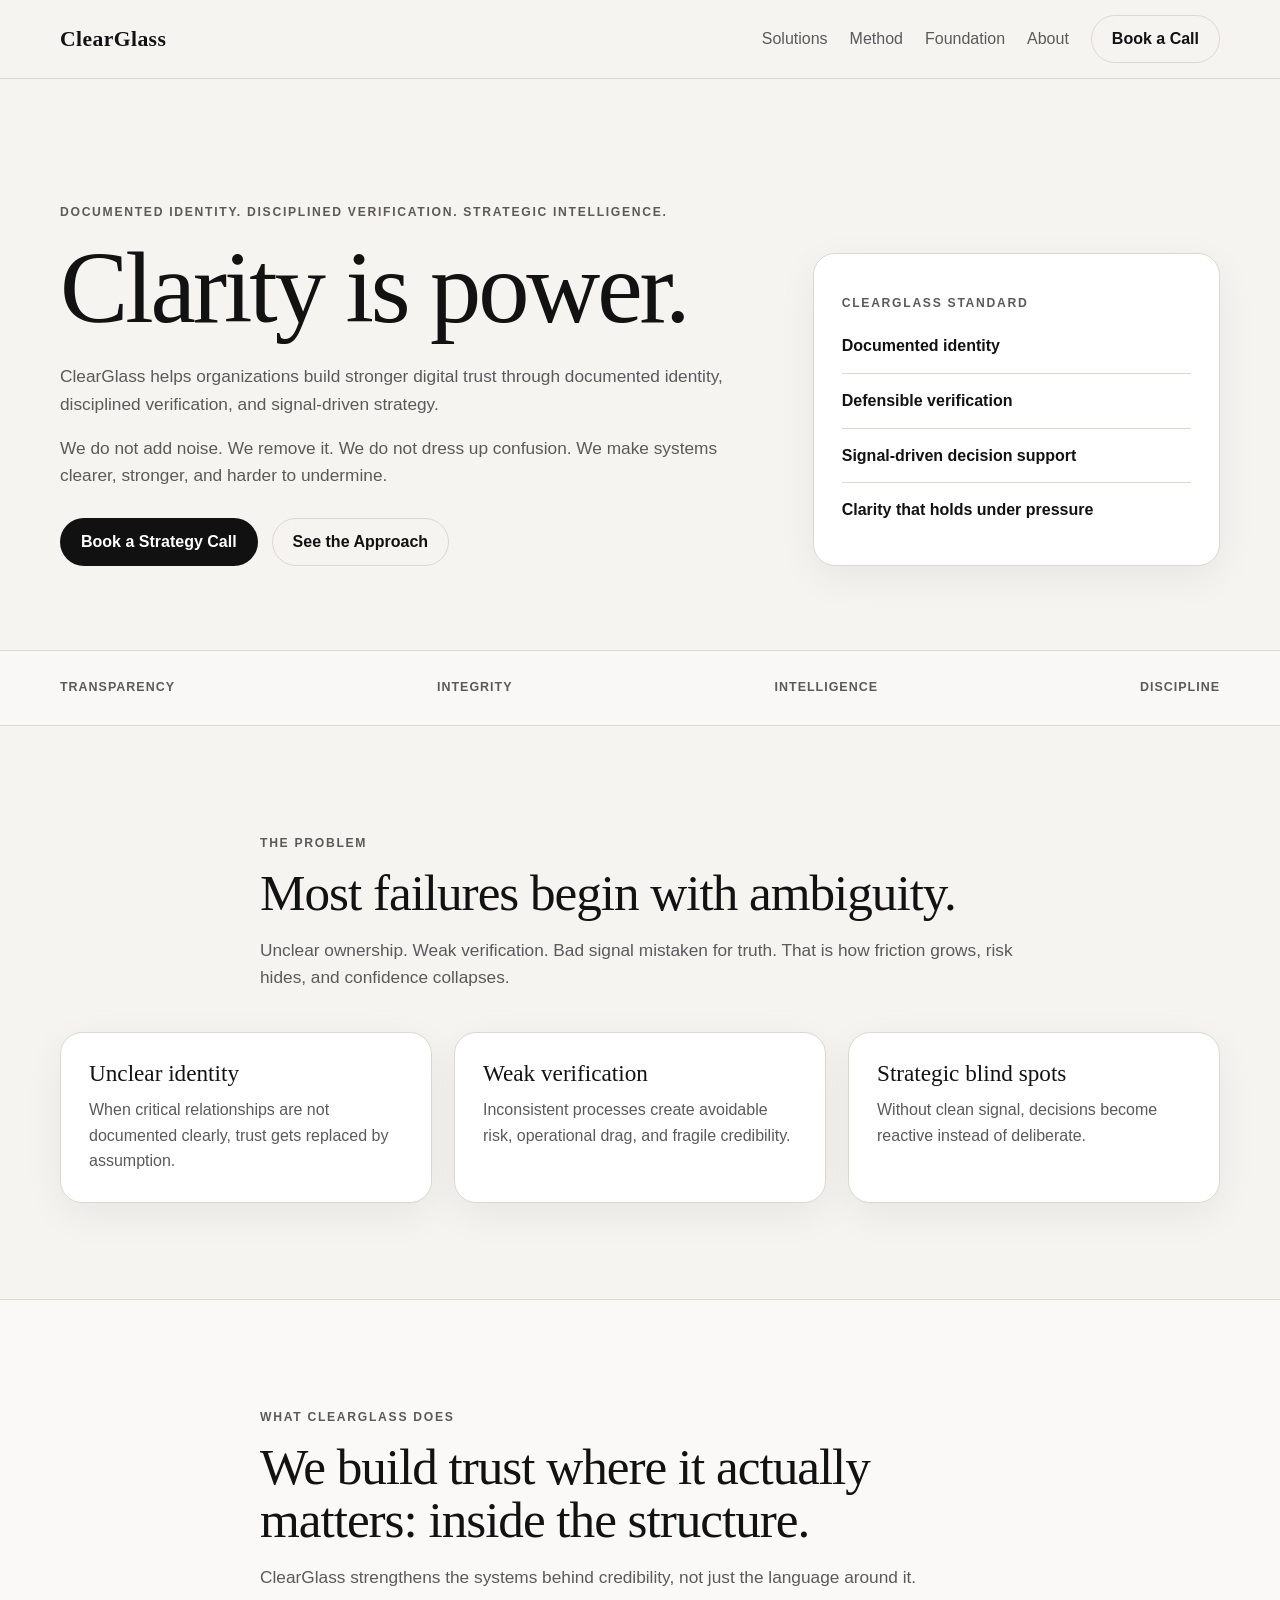
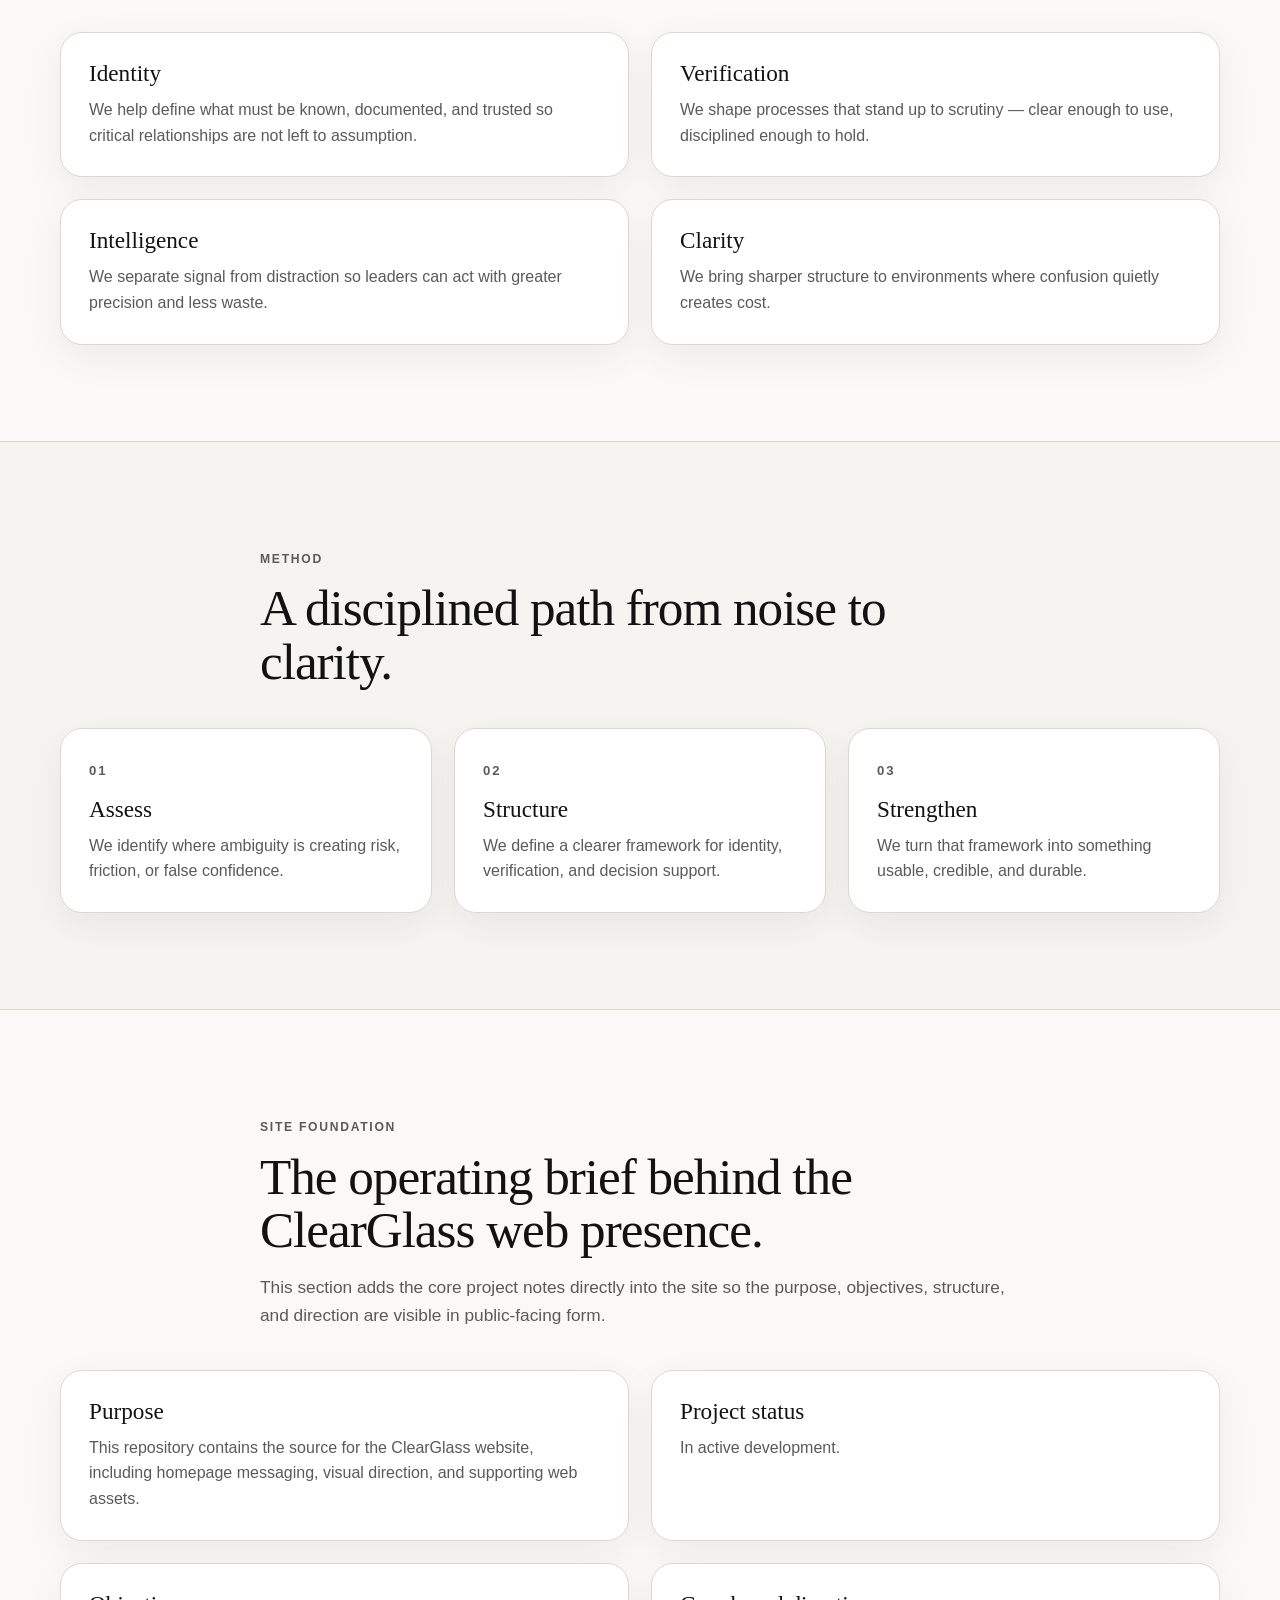
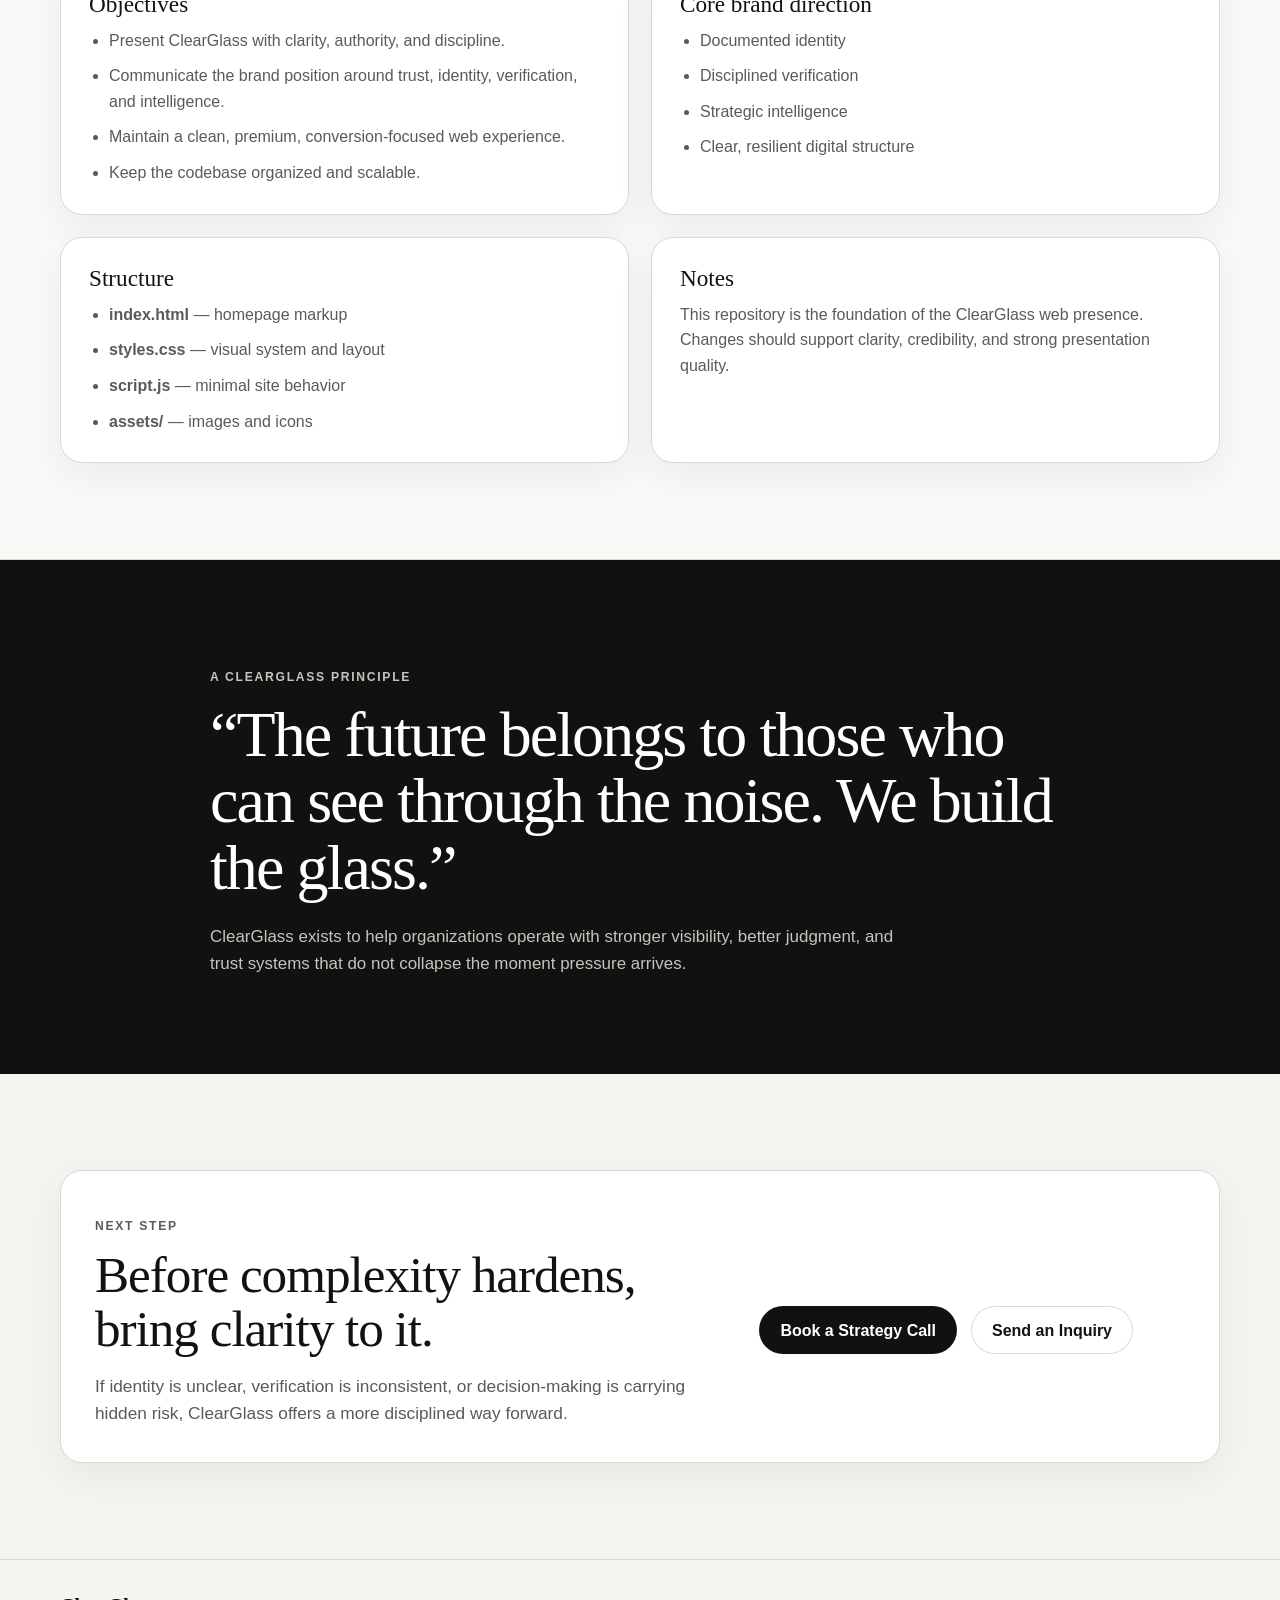
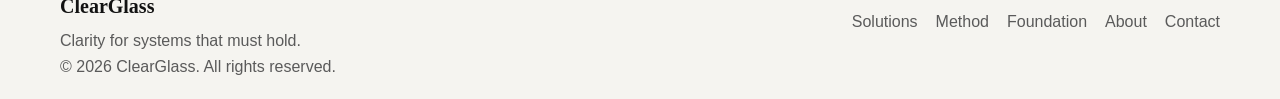
<file: index.html>
<!DOCTYPE html>
<html lang="en">
<head>
  <meta charset="UTF-8" />
  <meta name="viewport" content="width=device-width, initial-scale=1.0" />
  <title>ClearGlass | Clarity is power.</title>
  <meta
    name="description"
    content="ClearGlass helps organizations build stronger digital trust through documented identity, disciplined verification, and signal-driven strategy."
  />
  <link rel="stylesheet" href="styles.css" />
</head>
<body>
  <header class="site-header">
    <div class="container header-row">
      <a class="logo" href="#top">ClearGlass</a>

      <nav class="nav">
        <a href="#solutions">Solutions</a>
        <a href="#method">Method</a>
        <a href="#foundation">Foundation</a>
        <a href="#about">About</a>
        <a href="#contact" class="btn btn-outline">Book a Call</a>
      </nav>
    </div>
  </header>

  <main id="top">
    <section class="hero section">
      <div class="container hero-grid">
        <div class="hero-copy-wrap">
          <p class="eyebrow">Documented identity. Disciplined verification. Strategic intelligence.</p>
          <h1>Clarity is power.</h1>
          <p class="hero-copy">
            ClearGlass helps organizations build stronger digital trust through documented identity,
            disciplined verification, and signal-driven strategy.
          </p>
          <p class="hero-copy hero-copy-secondary">
            We do not add noise. We remove it. We do not dress up confusion.
            We make systems clearer, stronger, and harder to undermine.
          </p>

          <div class="hero-actions">
            <a href="#contact" class="btn">Book a Strategy Call</a>
            <a href="#method" class="btn btn-secondary">See the Approach</a>
          </div>
        </div>

        <aside class="hero-panel">
          <p class="panel-label">ClearGlass Standard</p>
          <ul class="signal-list">
            <li>Documented identity</li>
            <li>Defensible verification</li>
            <li>Signal-driven decision support</li>
            <li>Clarity that holds under pressure</li>
          </ul>
        </aside>
      </div>
    </section>

    <section class="trust-strip">
      <div class="container trust-strip-inner">
        <span>Transparency</span>
        <span>Integrity</span>
        <span>Intelligence</span>
        <span>Discipline</span>
      </div>
    </section>

    <section class="section" id="solutions">
      <div class="container narrow">
        <p class="section-kicker">The problem</p>
        <h2>Most failures begin with ambiguity.</h2>
        <p class="section-intro">
          Unclear ownership. Weak verification. Bad signal mistaken for truth. That is how friction grows,
          risk hides, and confidence collapses.
        </p>
      </div>

      <div class="container cards three-up">
        <article class="card">
          <h3>Unclear identity</h3>
          <p>When critical relationships are not documented clearly, trust gets replaced by assumption.</p>
        </article>
        <article class="card">
          <h3>Weak verification</h3>
          <p>Inconsistent processes create avoidable risk, operational drag, and fragile credibility.</p>
        </article>
        <article class="card">
          <h3>Strategic blind spots</h3>
          <p>Without clean signal, decisions become reactive instead of deliberate.</p>
        </article>
      </div>
    </section>

    <section class="section section-alt">
      <div class="container narrow">
        <p class="section-kicker">What ClearGlass does</p>
        <h2>We build trust where it actually matters: inside the structure.</h2>
        <p class="section-intro">
          ClearGlass strengthens the systems behind credibility, not just the language around it.
        </p>
      </div>

      <div class="container cards two-up">
        <article class="card">
          <h3>Identity</h3>
          <p>We help define what must be known, documented, and trusted so critical relationships are not left to assumption.</p>
        </article>
        <article class="card">
          <h3>Verification</h3>
          <p>We shape processes that stand up to scrutiny — clear enough to use, disciplined enough to hold.</p>
        </article>
        <article class="card">
          <h3>Intelligence</h3>
          <p>We separate signal from distraction so leaders can act with greater precision and less waste.</p>
        </article>
        <article class="card">
          <h3>Clarity</h3>
          <p>We bring sharper structure to environments where confusion quietly creates cost.</p>
        </article>
      </div>
    </section>

    <section class="section" id="method">
      <div class="container narrow">
        <p class="section-kicker">Method</p>
        <h2>A disciplined path from noise to clarity.</h2>
      </div>

      <div class="container steps">
        <article class="step">
          <span class="step-number">01</span>
          <h3>Assess</h3>
          <p>We identify where ambiguity is creating risk, friction, or false confidence.</p>
        </article>
        <article class="step">
          <span class="step-number">02</span>
          <h3>Structure</h3>
          <p>We define a clearer framework for identity, verification, and decision support.</p>
        </article>
        <article class="step">
          <span class="step-number">03</span>
          <h3>Strengthen</h3>
          <p>We turn that framework into something usable, credible, and durable.</p>
        </article>
      </div>
    </section>

    <section class="section section-alt" id="foundation">
      <div class="container narrow">
        <p class="section-kicker">Site foundation</p>
        <h2>The operating brief behind the ClearGlass web presence.</h2>
        <p class="section-intro">
          This section adds the core project notes directly into the site so the purpose, objectives,
          structure, and direction are visible in public-facing form.
        </p>
      </div>

      <div class="container cards two-up">
        <article class="card">
          <h3>Purpose</h3>
          <p>
            This repository contains the source for the ClearGlass website, including homepage messaging,
            visual direction, and supporting web assets.
          </p>
        </article>

        <article class="card">
          <h3>Project status</h3>
          <p>In active development.</p>
        </article>

        <article class="card">
          <h3>Objectives</h3>
          <ul class="foundation-list">
            <li>Present ClearGlass with clarity, authority, and discipline.</li>
            <li>Communicate the brand position around trust, identity, verification, and intelligence.</li>
            <li>Maintain a clean, premium, conversion-focused web experience.</li>
            <li>Keep the codebase organized and scalable.</li>
          </ul>
        </article>

        <article class="card">
          <h3>Core brand direction</h3>
          <ul class="foundation-list">
            <li>Documented identity</li>
            <li>Disciplined verification</li>
            <li>Strategic intelligence</li>
            <li>Clear, resilient digital structure</li>
          </ul>
        </article>

        <article class="card">
          <h3>Structure</h3>
          <ul class="foundation-list">
            <li><strong>index.html</strong> — homepage markup</li>
            <li><strong>styles.css</strong> — visual system and layout</li>
            <li><strong>script.js</strong> — minimal site behavior</li>
            <li><strong>assets/</strong> — images and icons</li>
          </ul>
        </article>

        <article class="card">
          <h3>Notes</h3>
          <p>
            This repository is the foundation of the ClearGlass web presence. Changes should support clarity,
            credibility, and strong presentation quality.
          </p>
        </article>
      </div>
    </section>

    <section class="section section-dark" id="about">
      <div class="container quote-wrap">
        <p class="section-kicker section-kicker-light">A ClearGlass principle</p>
        <blockquote>
          “The future belongs to those who can see through the noise. We build the glass.”
        </blockquote>
        <p class="quote-support">
          ClearGlass exists to help organizations operate with stronger visibility, better judgment,
          and trust systems that do not collapse the moment pressure arrives.
        </p>
      </div>
    </section>

    <section class="section cta-section" id="contact">
      <div class="container cta-box">
        <div>
          <p class="section-kicker">Next step</p>
          <h2>Before complexity hardens, bring clarity to it.</h2>
          <p class="section-intro">
            If identity is unclear, verification is inconsistent, or decision-making is carrying hidden risk,
            ClearGlass offers a more disciplined way forward.
          </p>
        </div>

        <div class="cta-actions">
          <a href="mailto:hello@clearglassinc.com" class="btn">Book a Strategy Call</a>
          <a href="mailto:hello@clearglassinc.com?subject=ClearGlass%20Inquiry" class="btn btn-secondary">Send an Inquiry</a>
        </div>
      </div>
    </section>
  </main>

  <footer class="site-footer">
    <div class="container footer-row">
      <div>
        <p class="footer-brand">ClearGlass</p>
        <p class="footer-copy">Clarity for systems that must hold.</p>
      </div>

      <div class="footer-links">
        <a href="#solutions">Solutions</a>
        <a href="#method">Method</a>
        <a href="#foundation">Foundation</a>
        <a href="#about">About</a>
        <a href="#contact">Contact</a>
      </div>
    </div>

    <div class="container footer-bottom">
      <p>© <span id="year"></span> ClearGlass. All rights reserved.</p>
    </div>
  </footer>

  <script src="script.js"></script>
</body>
</html>
</file>
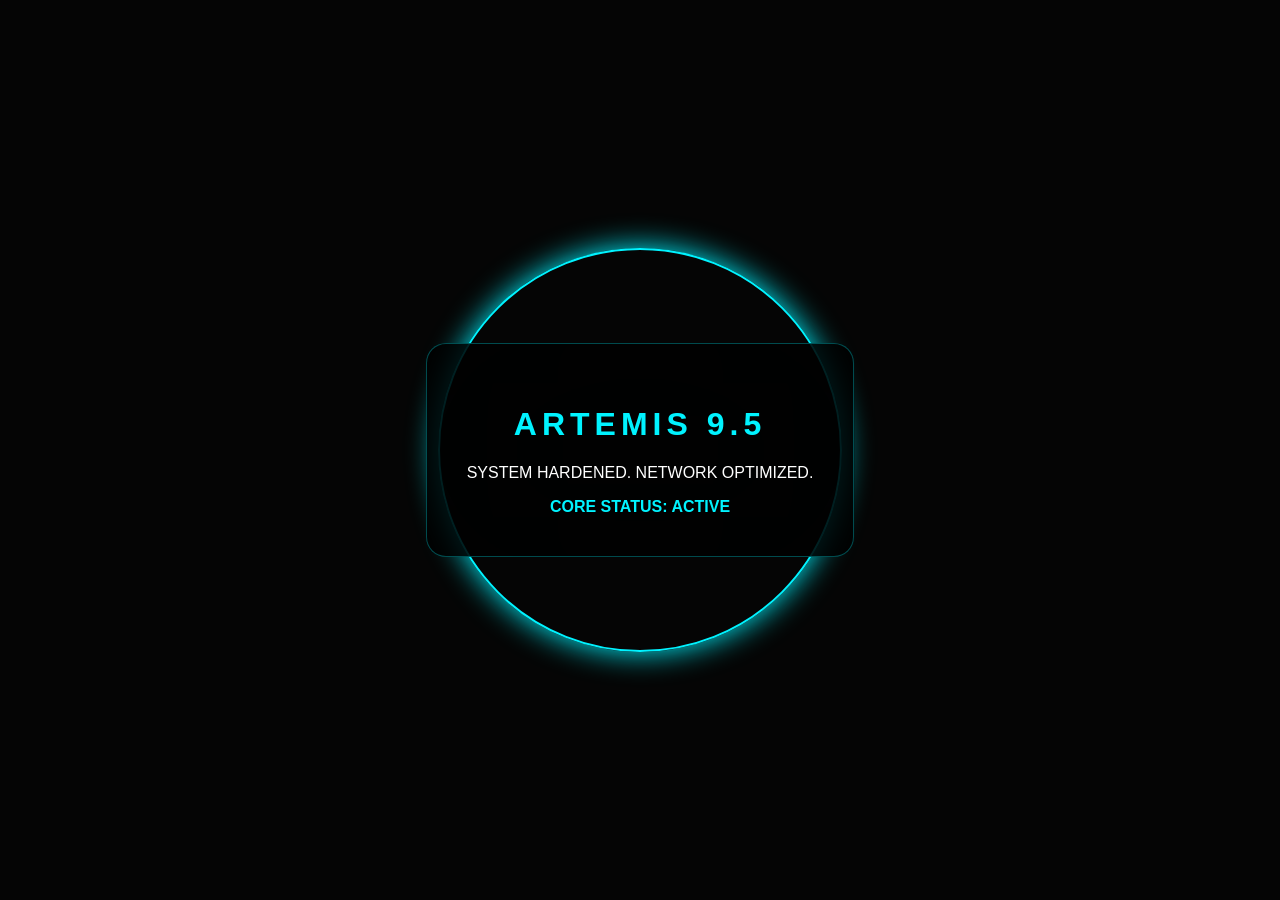
<file: guardian.html>
<!DOCTYPE html>
<html lang="en">
<head>
    <meta charset="UTF-8">
    <title>ARTEMIS | NETWORK OPTIMIZER</title>
    <style>
        body { background: #050505; color: #fff; font-family: "Segoe UI", sans-serif; margin: 0; height: 100vh; display: flex; align-items: center; justify-content: center; overflow: hidden; }
        .core-virtual { width: 400px; height: 400px; border: 2px solid #00f3ff; border-radius: 50%; position: relative; animation: spin 60s linear infinite; box-shadow: 0 0 30px #00f3ff; }
        @keyframes spin { 100% { transform: rotate(360deg); } }
        .optimizer-panel { position: absolute; background: rgba(0, 0, 0, 0.8); backdrop-filter: blur(100px); padding: 40px; border-radius: 20px; border: 1px solid rgba(0, 243, 255, 0.3); text-align: center; }
        h1 { color: #00f3ff; letter-spacing: 5px; text-transform: uppercase; }
    </style>
</head>
<body>
    <div class="core-virtual"></div>
    <div class="optimizer-panel">
        <h1>ARTEMIS 9.5</h1>
        <p>SYSTEM HARDENED. NETWORK OPTIMIZED.</p>
        <div style="color: #00f3ff; font-weight: bold;">CORE STATUS: ACTIVE</div>
    </div>
</body>
</html>
</file>
<file: styles.css>
:root {
  --bg: #f5f4f0;
  --surface: #ffffff;
  --surface-alt: #efede7;
  --text: #121212;
  --muted: #5a5a5a;
  --line: #ddd8cf;
  --dark: #111111;
  --dark-muted: #c9c4bb;
  --radius: 22px;
  --shadow: 0 12px 40px rgba(0, 0, 0, 0.06);
}

*,
*::before,
*::after {
  box-sizing: border-box;
}

html {
  scroll-behavior: smooth;
}

body {
  margin: 0;
  background: var(--bg);
  color: var(--text);
  font-family: Arial, Helvetica, sans-serif;
  line-height: 1.6;
}

img {
  max-width: 100%;
  display: block;
}

a {
  color: inherit;
  text-decoration: none;
}

.container {
  width: min(1160px, calc(100% - 48px));
  margin: 0 auto;
}

.narrow {
  width: min(760px, calc(100% - 48px));
  margin: 0 auto 40px;
}

.section {
  padding: 96px 0;
}

.section-alt {
  background: rgba(255, 255, 255, 0.45);
  border-top: 1px solid var(--line);
  border-bottom: 1px solid var(--line);
}

.section-dark {
  background: var(--dark);
  color: #fff;
}

.site-header {
  position: sticky;
  top: 0;
  z-index: 50;
  backdrop-filter: blur(10px);
  background: rgba(245, 244, 240, 0.9);
  border-bottom: 1px solid var(--line);
}

.header-row {
  min-height: 78px;
  display: flex;
  align-items: center;
  justify-content: space-between;
  gap: 24px;
}

.logo {
  font-family: Georgia, "Times New Roman", serif;
  font-size: 1.35rem;
  font-weight: 700;
  letter-spacing: 0.02em;
}

.nav {
  display: flex;
  align-items: center;
  gap: 22px;
  flex-wrap: wrap;
}

.nav a:not(.btn) {
  color: var(--muted);
}

.nav a:not(.btn):hover {
  color: var(--text);
}

.btn {
  display: inline-flex;
  align-items: center;
  justify-content: center;
  gap: 10px;
  min-height: 48px;
  padding: 0 20px;
  border-radius: 999px;
  border: 1px solid transparent;
  background: var(--dark);
  color: #fff;
  font-weight: 600;
  transition: transform 0.18s ease, opacity 0.18s ease, background 0.18s ease;
}

.btn:hover {
  transform: translateY(-1px);
  opacity: 0.96;
}

.btn-secondary,
.btn-outline {
  background: transparent;
  color: var(--text);
  border-color: var(--line);
}

.hero {
  padding-top: 112px;
  padding-bottom: 84px;
}

.hero-grid {
  display: grid;
  grid-template-columns: 1.4fr 0.8fr;
  gap: 40px;
  align-items: end;
}

.eyebrow,
.section-kicker,
.panel-label {
  text-transform: uppercase;
  letter-spacing: 0.14em;
  font-size: 0.76rem;
  font-weight: 700;
  color: var(--muted);
}

.section-kicker-light {
  color: var(--dark-muted);
}

h1,
h2,
h3,
blockquote {
  margin: 0;
  font-family: Georgia, "Times New Roman", serif;
  line-height: 1.04;
  font-weight: 500;
}

h1 {
  font-size: clamp(3.4rem, 8vw, 6.5rem);
  margin-top: 12px;
  margin-bottom: 22px;
  letter-spacing: -0.03em;
}

h2 {
  font-size: clamp(2rem, 4vw, 3.3rem);
  margin-top: 10px;
  margin-bottom: 18px;
  letter-spacing: -0.02em;
}

h3 {
  font-size: 1.45rem;
  margin-bottom: 12px;
}

.hero-copy {
  max-width: 760px;
  font-size: 1.08rem;
  color: var(--muted);
  margin: 0 0 16px;
}

.hero-copy-secondary {
  max-width: 700px;
}

.hero-actions,
.cta-actions {
  display: flex;
  gap: 14px;
  flex-wrap: wrap;
  margin-top: 28px;
}

.hero-panel {
  background: var(--surface);
  border: 1px solid var(--line);
  border-radius: var(--radius);
  padding: 28px;
  box-shadow: var(--shadow);
}

.signal-list {
  list-style: none;
  padding: 0;
  margin: 20px 0 0;
}

.signal-list li {
  padding: 14px 0;
  border-top: 1px solid var(--line);
  color: var(--text);
  font-weight: 600;
}

.signal-list li:first-child {
  border-top: 0;
  padding-top: 0;
}

.trust-strip {
  border-top: 1px solid var(--line);
  border-bottom: 1px solid var(--line);
  background: rgba(255,255,255,0.35);
}

.trust-strip-inner {
  min-height: 74px;
  display: flex;
  align-items: center;
  justify-content: space-between;
  gap: 18px;
  flex-wrap: wrap;
}

.trust-strip-inner span {
  color: var(--muted);
  font-weight: 700;
  letter-spacing: 0.08em;
  text-transform: uppercase;
  font-size: 0.78rem;
}

.section-intro {
  font-size: 1.08rem;
  color: var(--muted);
  margin: 0;
}

.cards {
  display: grid;
  gap: 22px;
}

.three-up {
  grid-template-columns: repeat(3, minmax(0, 1fr));
}

.two-up {
  grid-template-columns: repeat(2, minmax(0, 1fr));
}

.card,
.step,
.cta-box {
  background: var(--surface);
  border: 1px solid var(--line);
  border-radius: var(--radius);
  box-shadow: var(--shadow);
}

.card {
  padding: 28px;
}

.card p {
  margin: 0;
  color: var(--muted);
}

.foundation-list {
  margin: 0;
  padding-left: 20px;
  color: var(--muted);
}

.foundation-list li + li {
  margin-top: 10px;
}

.steps {
  display: grid;
  grid-template-columns: repeat(3, minmax(0, 1fr));
  gap: 22px;
}

.step {
  padding: 28px;
}

.step-number {
  display: inline-block;
  margin-bottom: 16px;
  font-size: 0.82rem;
  font-weight: 700;
  letter-spacing: 0.14em;
  color: var(--muted);
}

.step p {
  margin: 0;
  color: var(--muted);
}

.quote-wrap {
  width: min(860px, calc(100% - 48px));
  margin: 0 auto;
}

blockquote {
  font-size: clamp(2rem, 5vw, 4rem);
  letter-spacing: -0.03em;
  margin: 14px 0 22px;
}

.quote-support {
  max-width: 720px;
  color: var(--dark-muted);
  font-size: 1.06rem;
  margin: 0;
}

.cta-box {
  padding: 34px;
  display: grid;
  grid-template-columns: 1.2fr 0.8fr;
  gap: 26px;
  align-items: center;
}

.site-footer {
  border-top: 1px solid var(--line);
  padding: 30px 0 20px;
}

.footer-row,
.footer-bottom {
  display: flex;
  align-items: center;
  justify-content: space-between;
  gap: 24px;
  flex-wrap: wrap;
}

.footer-brand {
  margin: 0 0 6px;
  font-family: Georgia, "Times New Roman", serif;
  font-size: 1.25rem;
  font-weight: 700;
}

.footer-copy,
.footer-bottom p,
.footer-links a {
  margin: 0;
  color: var(--muted);
}

.footer-links {
  display: flex;
  gap: 18px;
  flex-wrap: wrap;
}

@media (max-width: 980px) {
  .hero-grid,
  .cta-box,
  .three-up,
  .two-up,
  .steps {
    grid-template-columns: 1fr;
  }

  .hero {
    padding-top: 88px;
  }
}

@media (max-width: 760px) {
  .container,
  .narrow,
  .quote-wrap {
    width: min(100% - 32px, 1160px);
  }

  .header-row {
    padding: 14px 0;
    align-items: flex-start;
  }

  .nav {
    gap: 14px;
  }

  .section {
    padding: 72px 0;
  }

  h1 {
    font-size: clamp(2.6rem, 13vw, 4.6rem);
  }

  h2 {
    font-size: clamp(1.9rem, 9vw, 2.8rem);
  }

  blockquote {
    font-size: clamp(1.8rem, 10vw, 3rem);
  }

  .hero-panel,
  .card,
  .step,
  .cta-box {
    padding: 22px;
  }

  .trust-strip-inner {
    min-height: auto;
    padding: 18px 0;
  }
}
</file>
